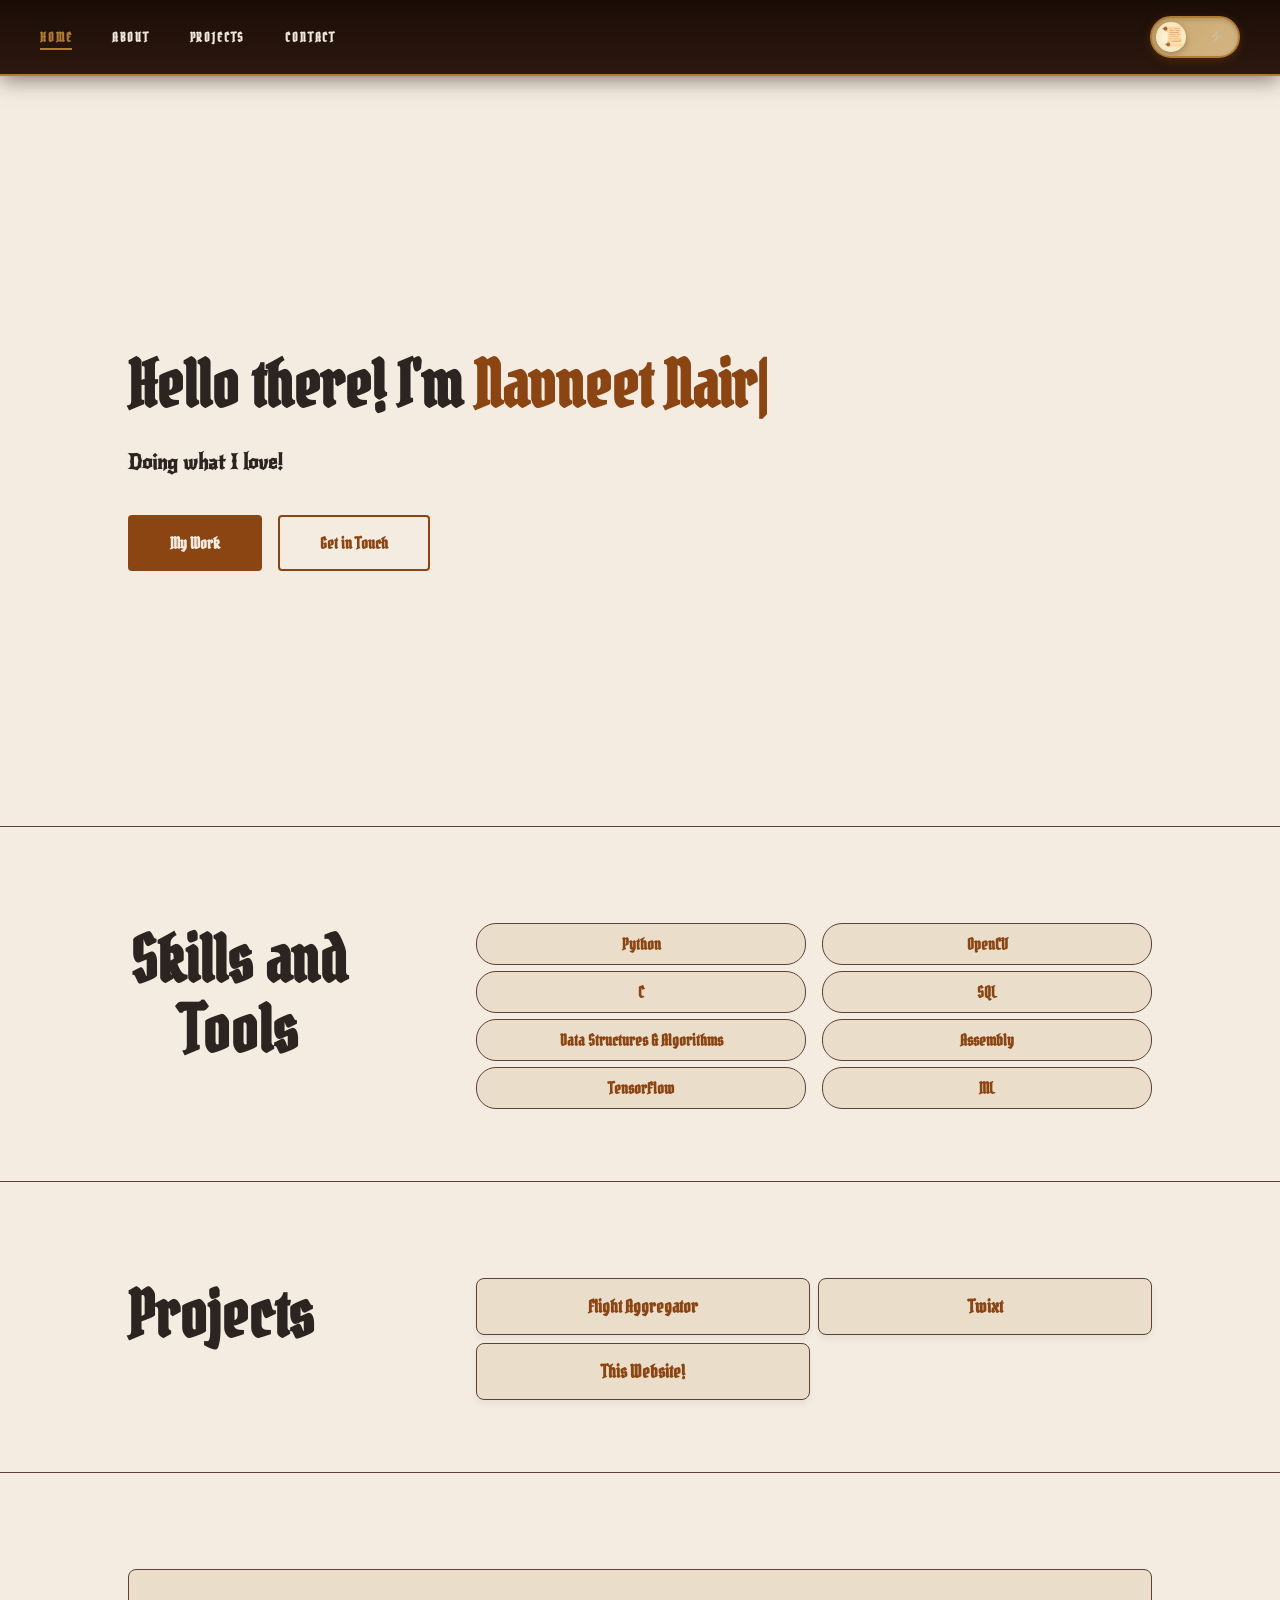
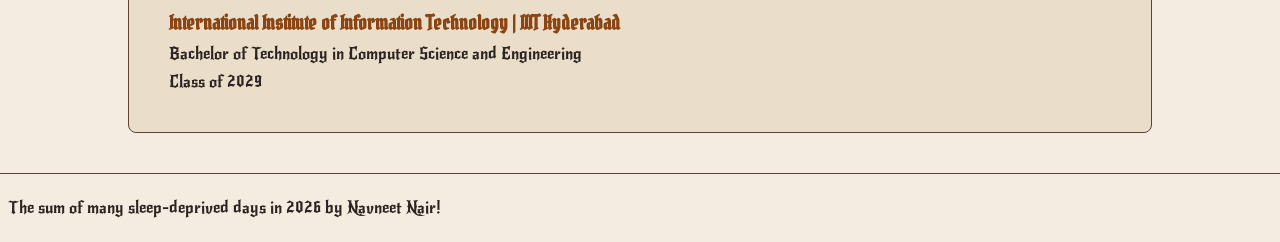
<file: index.html>
<!DOCTYPE html>
<html lang="en">
<head>
    <meta charset="UTF-8">
    <meta name="viewport" content="width=device-width, initial-scale=1.0">
    <title>Navneet Nair | Home</title>
    <link rel="stylesheet" href="style.css">
</head>
<body data-theme="light">
    <header role="banner">
        <nav>
            <ul class="nav-links">
                <li><a href="index.html">Home</a></li>
                <li><a href="about.html">About</a></li>
                <li><a href="projects.html">Projects</a></li>
                <li><a href="contact.html">Contact</a></li>
            </ul>
            <button id="theme-toggle" aria-label="Toggle between Historic and Cyberpunk themes">
                <span class="sun-icon">📜</span>
                <span class="moon-icon">⚡</span>
            </button>
        </nav>
    </header>

    <main>
        <section class="hero">
            <h1 class="hero-title">Hello there! I'm <span id="typed-text"></span><span class="cursor" aria-hidden="true">|</span></h1>
            <h2 class="hero-subtitle" > Doing what I love!</h2>
            <div class="hero-cta">
                <a href="projects.html" class="btn">My Work</a>
                <a href="contact.html" class="btn btn-secondary">Get in Touch</a>
            </div>
        </section>
        <section class="skills-section">
            <h3 class="skills-title">Skills and<br>Tools</h3>
            <div class="skills-columns">
                <ul class="skills-list">
                    <li>Python</li>
                    <li>C</li>
                    <li>Data Structures &amp; Algorithms</li>
                    <li>TensorFlow</li>
                </ul>
                <ul class="skills-list">
                    <li>OpenCV</li>
                    <li>SQL</li>
                    <li>Assembly</li>
                    <li>ML</li>
                </ul>
            </div>
        </section>

        <section class="home-projects-section">
            <h2 class="projects-title">Projects</h2>
            <ul class="home-projects-list">
                <li>Flight Aggregator</li>
                <li>Twixt</li>
                <li>This Website!</li>
            </ul>
        </section>

        <section class="university-section">
            <div class="university-card">
                <div class="university-name-row">
                    <h2 class="university-name">International Institute of Information Technology | IIIT Hyderabad</h2>
                </div>
                <h3 class="university-degree">Bachelor of Technology in Computer Science and Engineering</h3>
                <h4 class="university-year">Class of 2029</h4>
            </div>
        </section>
    </main>

    <footer role="contentinfo">
        <p class="footer-text-light">The sum of many sleep-deprived days in 2026 by Navneet Nair!</p>
        <p class="footer-text-dark">A product of many sleepless nights in 2026 by Navneet Nair!</p>
    </footer>
    <script src="script.js"></script>
</body>
</html>
</file>
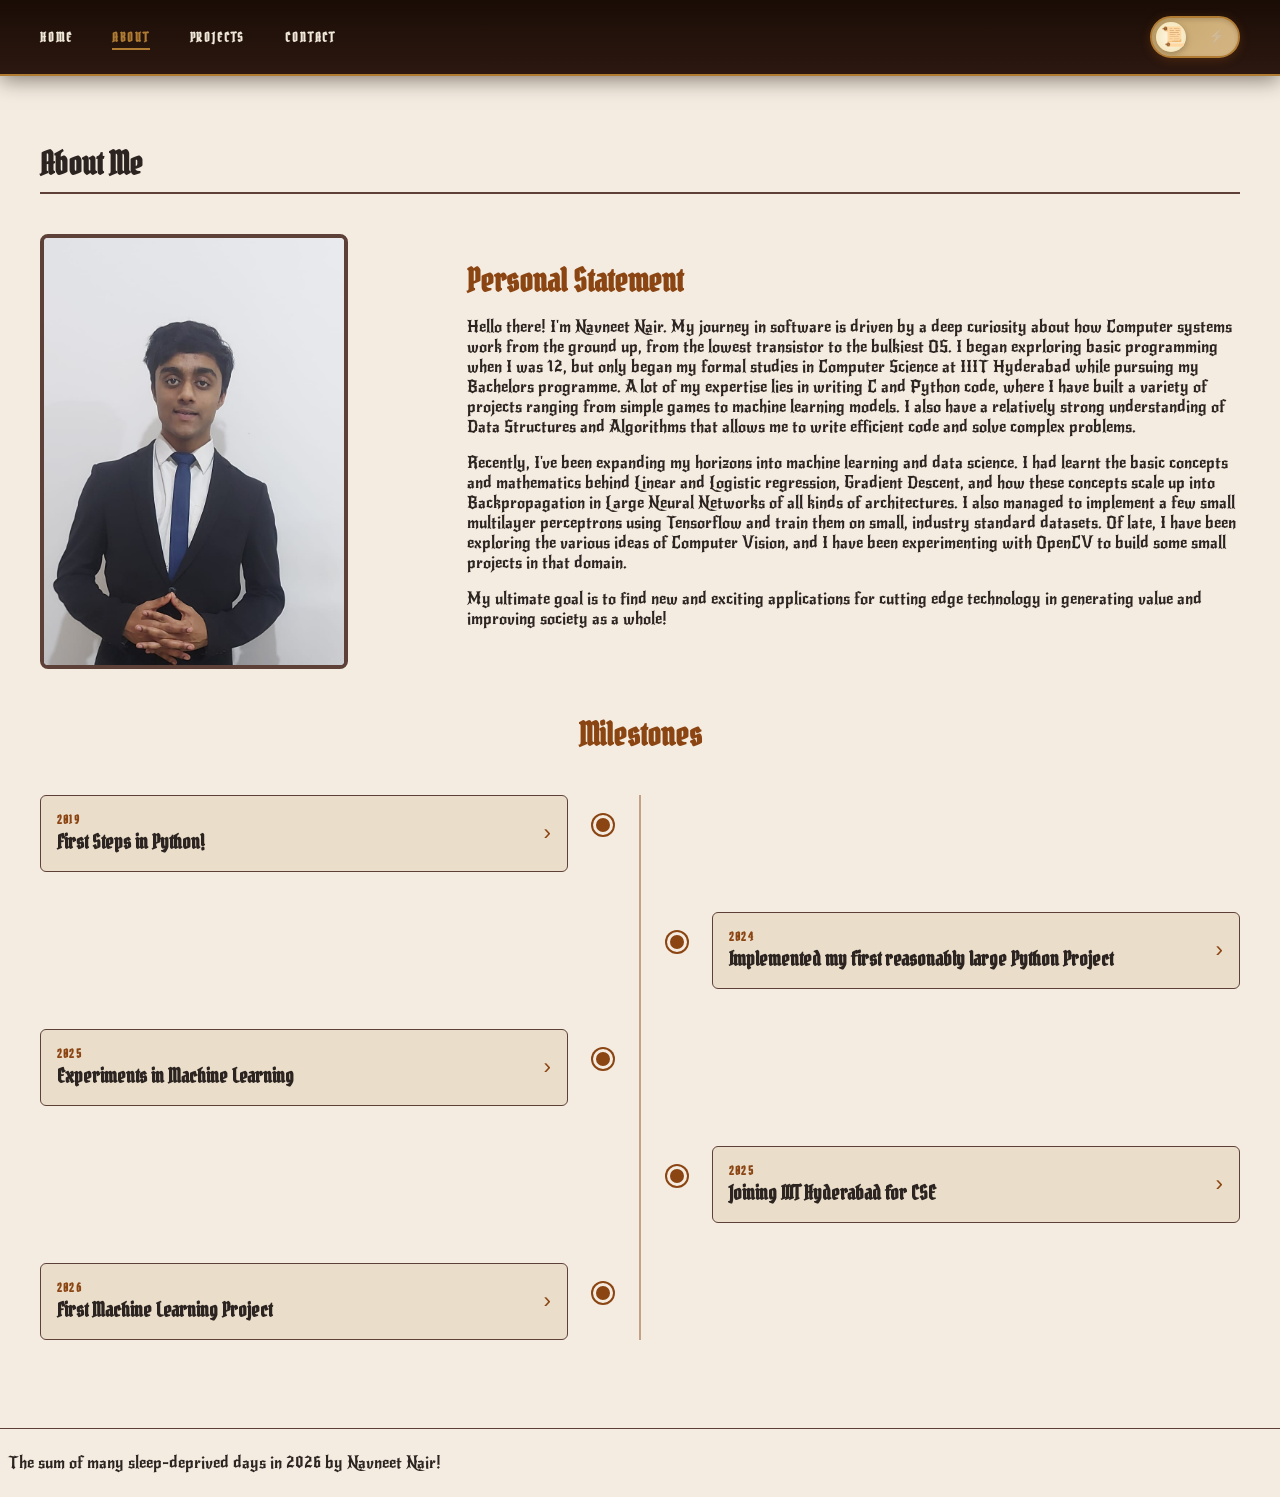
<file: about.html>
<!DOCTYPE html>
<html lang="en">
<head>
    <meta charset="UTF-8">
    <meta name="viewport" content="width=device-width, initial-scale=1.0">
    <title>Navneet Nair | About</title>
    <link rel="stylesheet" href="style.css">
</head>
<body data-theme="light">
    <header role="banner">
        <nav>
            <ul class="nav-links">
                <li><a href="index.html">Home</a></li>
                <li><a href="about.html">About</a></li>
                <li><a href="projects.html">Projects</a></li>
                <li><a href="contact.html">Contact</a></li>
            </ul>
            <button id="theme-toggle" aria-label="Toggle between Historic and Cyberpunk themes">
                <span class="sun-icon">📜</span>
                <span class="moon-icon">⚡</span>
            </button>
        </nav>
    </header>
    <div id="reading-progress-container" aria-hidden="true">
        <div id="reading-progress-bar"></div>
    </div>

    <main class="container">
        <section class="about-section">
            <h1 class="page-title">About Me</h1>
            
            <div class="about-grid">
                <div class="profile-image-container">
                    <img src="/images/pfp.jpg" alt="Navneet Nair profile picture" class="profile-pic" width="300" height="300">
                </div>
                
                <div class="personal-statement">
                    <h2>Personal Statement</h2>
                    <p>
                        Hello there! I'm Navneet Nair. My journey in software is driven by a deep curiosity about how Computer systems 
                        work from the ground up, from the lowest transistor to the bulkiest OS. I began exprloring basic
                        programming when I was 12, but only began my formal studies in Computer Science at IIIT Hyderabad
                        while pursuing my Bachelors programme. A lot of my expertise lies in  writing C and Python code, where 
                        I have built a variety of projects ranging from simple games to machine learning models. I also have 
                        a relatively strong understanding of Data Structures and Algorithms that allows me to write efficient 
                        code and solve complex problems.
                    </p>
                    <p>
                        Recently, I've been expanding my horizons into machine learning and data science. I had learnt
                        the basic concepts and mathematics behind Linear and Logistic regression, Gradient Descent, and
                        how these concepts scale up into Backpropagation in Large Neural Networks of all kinds of
                        architectures. I also managed to implement a few small multilayer perceptrons using Tensorflow
                        and train them on small, industry standard datasets. Of late, I have been exploring the various 
                        ideas of Computer Vision, and I have been experimenting with OpenCV to build some small projects 
                        in that domain.
                    </p>
                    <p>    
                        My ultimate goal is to find new and exciting applications for cutting edge technology in 
                        generating value and improving society as a whole! 
                    </p>
                </div>
            </div>

            <div class="timeline-container">
                <h2>Milestones</h2>
                <ul class="timeline-list" aria-label="Career and learning milestones">

                    <li class="timeline-item" aria-expanded="false">
                        <div class="timeline-card">
                            <button class="timeline-header" aria-controls="ms-1">
                                <span class="timeline-header-text">
                                    <span class="timeline-year">2019</span>
                                    <span class="timeline-title-text">First Steps in Python!</span>
                                </span>
                                <span class="timeline-arrow" aria-hidden="true">›</span>
                            </button>
                            <div class="timeline-content" id="ms-1" role="region">
                                <p>Summer 2019 — I completed an online course on the basics of programming in Python. I learnt most of the basic commands and could even implement small projects!</p>
                            </div>
                        </div>
                    </li>

                    <li class="timeline-item" aria-expanded="false">
                        <div class="timeline-card">
                            <button class="timeline-header" aria-controls="ms-2">
                                <span class="timeline-header-text">
                                    <span class="timeline-year">2024</span>
                                    <span class="timeline-title-text">Implemented my first  reasonably large Python Project</span>
                                </span>
                                <span class="timeline-arrow" aria-hidden="true">›</span>
                            </button>
                            <div class="timeline-content" id="ms-2" role="region">
                                <p>October 2024 — I coded a "Flight Aggregator" as my Highschool CS Final Project. It takes a large database of routes and allows you to chart primary and secondary connections between several hundred thousand flight routes</p>
                            </div>
                        </div>
                    </li>

                    <li class="timeline-item" aria-expanded="false">
                        <div class="timeline-card">
                            <button class="timeline-header" aria-controls="ms-3">
                                <span class="timeline-header-text">
                                    <span class="timeline-year">2025</span>
                                    <span class="timeline-title-text">Experiments in Machine Learning</span>
                                </span>
                                <span class="timeline-arrow" aria-hidden="true">›</span>
                            </button>
                            <div class="timeline-content" id="ms-3" role="region">
                                <p>Summer of 2025 — Over the summer, I began learning the fundamentals of ML. After mastering the basics of Supervised and Unsupervised Learning, I even managed to implement a few multilayer perceptrons on Tensorflow.</p>
                            </div>
                        </div>
                    </li>

                    <li class="timeline-item" aria-expanded="false">
                        <div class="timeline-card">
                            <button class="timeline-header" aria-controls="ms-4">
                                <span class="timeline-header-text">
                                    <span class="timeline-year">2025</span>
                                    <span class="timeline-title-text">Joining IIIT Hyderabad for CSE</span>
                                </span>
                                <span class="timeline-arrow" aria-hidden="true">›</span>
                            </button>
                            <div class="timeline-content" id="ms-4" role="region">
                                <p>July of 2025 — My admission at IIIT Hyderabard was arguably what kicked the more mature, formal phase of my Computer Science journey. It was here that I learnt to see the art of programming beyond the commands themselves!</p>
                            </div>
                        </div>
                    </li>

                    <li class="timeline-item" aria-expanded="false">
                        <div class="timeline-card">
                            <button class="timeline-header" aria-controls="ms-5">
                                <span class="timeline-header-text">
                                    <span class="timeline-year">2026</span>
                                    <span class="timeline-title-text">First Machine Learning Project</span>
                                </span>
                                <span class="timeline-arrow" aria-hidden="true">›</span>
                            </button>
                            <div class="timeline-content" id="ms-5" role="region">
                                <p>March 2026 — I built my first Machine Learning Project!</p>
                            </div>
                        </div>
                    </li>

                </ul>
            </div>
        </section>
    </main>

    <div id="resume-prompt" class="hidden" role="dialog" aria-labelledby="resume-text">
        <p id="resume-text">Resume reading where you left off?</p>
        <div class="prompt-actions">
            <button id="resume-yes" class="btn btn-sm">Yes, scroll down</button>
            <button id="resume-no" class="btn btn-secondary btn-sm">Dismiss</button>
        </div>
    </div>
    <footer role="contentinfo">
        <p class="footer-text-light">The sum of many sleep-deprived days in 2026 by Navneet Nair!</p>
        <p class="footer-text-dark">A product of many sleepless nights in 2026 by Navneet Nair!</p>
    </footer>
    <script src="script.js"></script>
    <script type="module" src="about-init.js"></script>
</body>
</html>
</file>
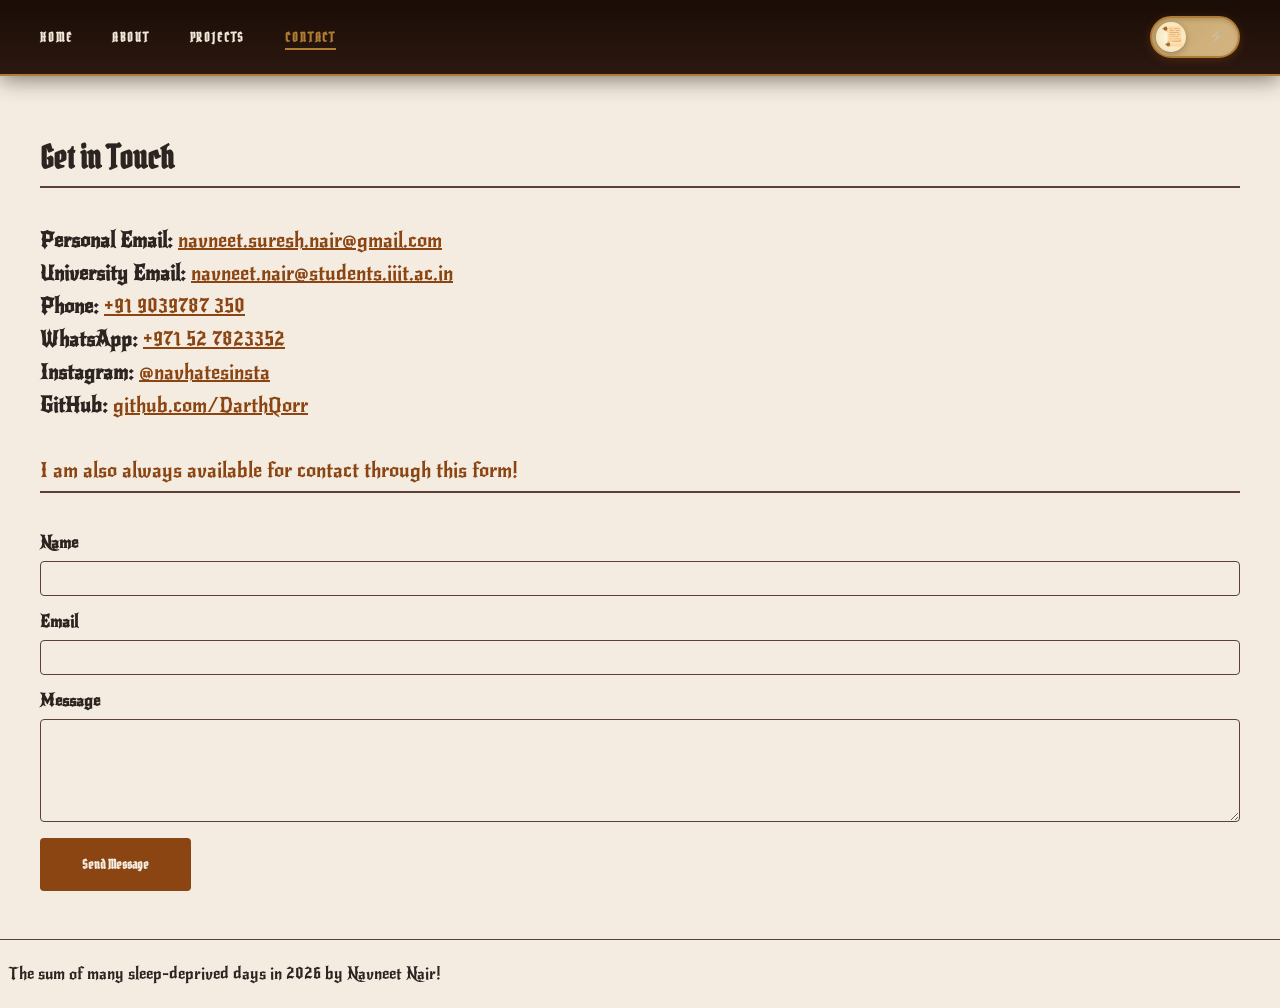
<file: contact.html>
<!DOCTYPE html>
<html lang="en">
<head>
    <meta charset="UTF-8">
    <meta name="viewport" content="width=device-width, initial-scale=1.0">
    <title>Navneet Nair | Contact</title>
    <link rel="stylesheet" href="style.css">
</head>
<body data-theme="light">
    <header role="banner">
        <nav>
            <ul class="nav-links">
                <li><a href="index.html">Home</a></li>
                <li><a href="about.html">About</a></li>
                <li><a href="projects.html">Projects</a></li>
                <li><a href="contact.html">Contact</a></li>
            </ul>
            <button id="theme-toggle" aria-label="Toggle between Historic and Cyberpunk themes">
                <span class="sun-icon">📜</span>
                <span class="moon-icon">⚡</span>
            </button>
        </nav>
    </header>

<main class="container contact-container">
        <h1 class="page-title">Get in Touch</h1>
        <div class="contact-info">
            <ul class="contact-links">
                <li><strong>Personal Email:</strong> <a href="mailto:fcb72dc625d570984a7d0fc452d8cfd7">navneet.suresh.nair@gmail.com</a></li>
                <li><strong>University Email:</strong> <a href="mailto:navneet.nair@students.iiit.ac.in">navneet.nair@students.iiit.ac.in</a></li>
                <li><strong>Phone:</strong> <a href="tel:+919039787350">+91 9039787 350</a></li>
                <li><strong>WhatsApp:</strong> <a href="https://wa.me/00971527823352">+971 52 7823352</a></li>
                <li><strong>Instagram:</strong> <a href="https://instagram.com/navhatesinsta" target="_blank">@navhatesinsta</a></li>
                <li><strong>GitHub:</strong> <a href="https://github.com/DarthQorr" target="_blank">github.com/DarthQorr</a></li>
            </ul>
        </div>

        <p class="contact-divider-text">I am also always available for contact through this form!</p>
        <hr class="styled-divider">
        
        <div id="form-wrapper">
            <form id="contact-form" novalidate>
                <div class="form-group">
                    <label for="name">Name</label>
                    <input type="text" id="name" name="name" required aria-required="true">
                    <span class="error-msg" id="name-error" aria-live="polite">Please enter your name.</span>
                </div>
                <div class="form-group">
                    <label for="email">Email</label>
                    <input type="email" id="email" name="email" required aria-required="true">
                    <span class="error-msg" id="email-error" aria-live="polite">Please enter a valid email address.</span>
                </div>
                <div class="form-group">
                    <label for="message">Message</label>
                    <textarea id="message" name="message" rows="5" required aria-required="true"></textarea>
                    <span class="error-msg" id="message-error" aria-live="polite">Please enter a message.</span>
                </div>
                <button type="submit" class="btn">Send Message</button>
            </form>
        </div>

        <div id="success-state" class="hidden" aria-live="polite">
            <h2>Message Sent!</h2>
            <p>Thank you for reaching out. I'll get back to you shortly.</p>
        </div>
        </main>
    <footer role="contentinfo">
        <p class="footer-text-light">The sum of many sleep-deprived days in 2026 by Navneet Nair!</p>
        <p class="footer-text-dark">A product of many sleepless nights in 2026 by Navneet Nair!</p>
    </footer>

    <script src="script.js"></script>
</body>
</html>
</file>
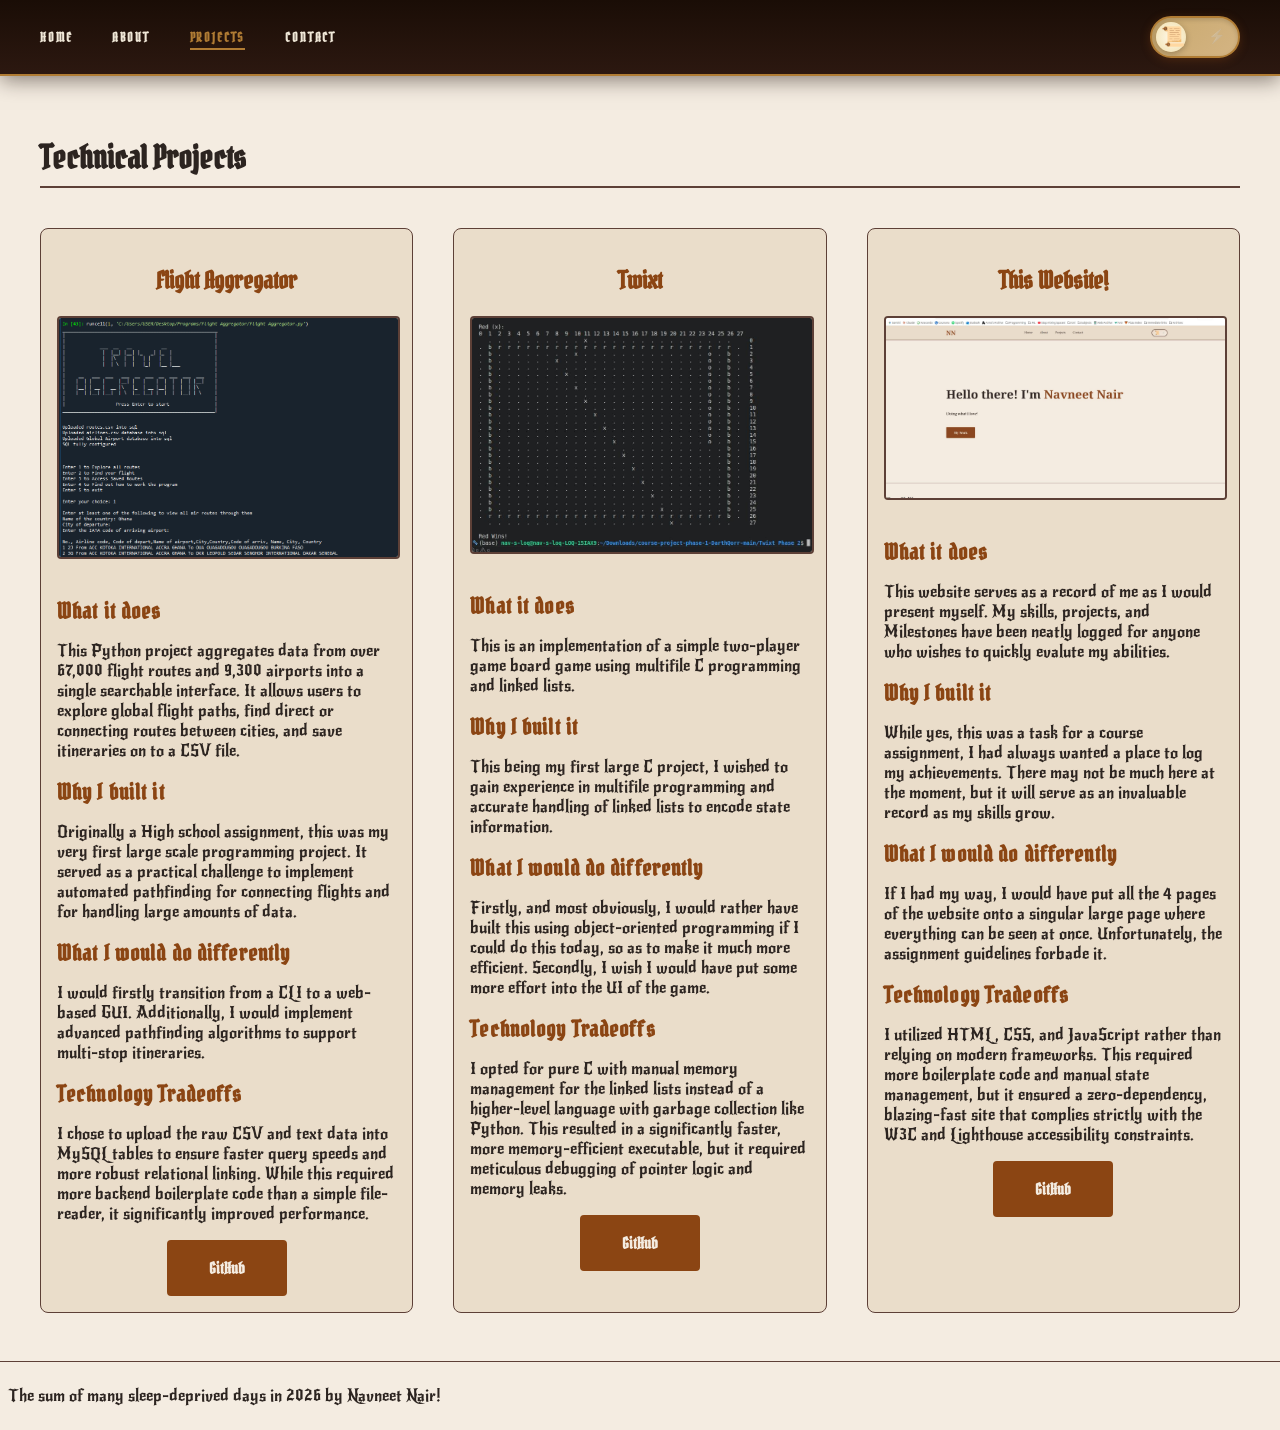
<file: projects.html>
<!DOCTYPE html>
<html lang="en">
<head>
    <meta charset="UTF-8">
    <meta name="viewport" content="width=device-width, initial-scale=1.0">
    <title>Navneet Nair | Projects</title>
    <link rel="stylesheet" href="style.css">
</head>
<body data-theme="light">
    <header role="banner">
        <nav>
            <ul class="nav-links">
                <li><a href="index.html">Home</a></li>
                <li><a href="about.html">About</a></li>
                <li><a href="projects.html">Projects</a></li>
                <li><a href="contact.html">Contact</a></li>
            </ul>
            <button id="theme-toggle" aria-label="Toggle between Historic and Cyberpunk themes">
                <span class="sun-icon">📜</span>
                <span class="moon-icon">⚡</span>
            </button>
        </nav>
    </header>

    <main class="container">
        <h1 class="page-title">Technical Projects</h1>
        <div class="projects-grid">
            
            <article class="project-card">
                <h2>Flight Aggregator</h2>
                <img src="/images/Flightaggregator.jpg" alt="Screenshot of Flight Aggregator Project" class="project-image" width="350" height="200">
                <h3>What it does</h3>
                <p>This Python project aggregates data from over 67,000 flight routes and 9,300 airports into a single searchable interface. It allows users to explore global flight paths, find direct or connecting routes between cities, and save itineraries on to a CSV file.</p>
                <h3>Why I built it</h3>
                <p>Originally a High school assignment, this was my very first large scale programming project. It served as a practical challenge to implement automated pathfinding for connecting flights and for handling large amounts of data.</p>
                <h3>What I would do differently</h3>
                <p>I would firstly transition from a CLI to a web-based GUI. Additionally, I would implement advanced pathfinding algorithms to support multi-stop itineraries.</p>
                <h3>Technology Tradeoffs</h3>
                <p>I chose to upload the raw CSV and text data into MySQL tables to ensure faster query speeds and more robust relational linking. While this required more backend boilerplate code than a simple file-reader, it significantly improved performance.</p>
                <a href="https://github.com/NavneetNair/placeholder-repo" target="_blank" rel="noopener noreferrer" class="btn github-link">GitHub</a>
            </article>

            <article class="project-card">
                <h2>Twixt</h2>
                <img src="/images/twixt.jpg" alt="Screenshot of Twixt game" class="project-image" width="350" height="200">
                <h3>What it does</h3>
                <p>This is an implementation of a simple two-player game board game using multifile C programming and linked lists.</p>
                <h3>Why I built it</h3>
                <p>This being my first large C project, I wished to gain experience in multifile programming and accurate handling of linked lists to encode state information.</p>
                <h3>What I would do differently</h3>
                <p>Firstly, and most obviously, I would rather have built this using object-oriented programming if I could do this today, so as to make it much more efficient. Secondly, I wish I would have put some more effort into the UI of the game.</p>
                <h3>Technology Tradeoffs</h3>
                <p>I opted for pure C with manual memory management for the linked lists instead of a higher-level language with garbage collection like Python. This resulted in a significantly faster, more memory-efficient executable, but it required meticulous debugging of pointer logic and memory leaks.</p>
                <a href="https://github.com/DarthQorr/Twixt.git" target="_blank" rel="noopener noreferrer" class="btn github-link">GitHub</a>
            </article>

            <article class="project-card">
                <h2>This Website!</h2>
                <img src="/images/website.jpg" alt="Screenshot of the Website" class="project-image" width="350" height="200">
                <h3>What it does</h3>
                <p>This website serves as a record of me as I would present myself. My skills, projects, and Milestones have been neatly logged for anyone who wishes to quickly evalute my abilities.</p>
                <h3>Why I built it</h3>
                <p>While yes, this was a task for a course assignment, I had always wanted a place to log my achievements. There may not be much here at the moment, but it will serve as an invaluable record as my skills grow.</p>
                <h3>What I would do differently</h3>
                <p>If I had my way, I would have put all the 4 pages of the website onto a singular large page where everything can be seen at once. Unfortunately, the assignment guidelines forbade it.</p>
                <h3>Technology Tradeoffs</h3>
                <p>I utilized HTML, CSS, and JavaScript rather than relying on modern frameworks. This required more boilerplate code and manual state management, but it ensured a zero-dependency, blazing-fast site that complies strictly with the W3C and Lighthouse accessibility constraints.</p>
                <a href="https://github.com/DarthQorr/Personal-Website.git" target="_blank" rel="noopener noreferrer" class="btn github-link">GitHub</a>
            </article>

        </div>
    </main>
    <footer role="contentinfo">
        <p class="footer-text-light">The sum of many sleep-deprived days in 2026 by Navneet Nair!</p>
        <p class="footer-text-dark">A product of many sleepless nights in 2026 by Navneet Nair!</p>
    </footer>

    <script src="script.js"></script>
</body>
</html>
</file>
<file: style.css>
@import url('https://fonts.googleapis.com/css2?family=Pirata+One&display=swap');
@import url('https://fonts.googleapis.com/css2?family=New+Rocker&display=swap');
@import url('https://fonts.googleapis.com/css2?family=Pixelify+Sans&display=swap');
@import url('https://fonts.googleapis.com/css2?family=Gugi&display=swap');

:root {
    /* ── Spacing scale ── */
    --space-sm: 0.5rem;
    --space-md: 1rem;
    --space-lg: 2.5rem;

    /* ── Type scale ── */
    --text-base: 1rem;
    --text-md: 1.25rem;
    --text-lg: 2rem;
    --text-xl: 4rem;

    /* ── Transition ── */
    --theme-transition: all 0.45s cubic-bezier(0.4, 0, 0.2, 1);

    /* ══════════════════════════════════════════
       Light (Historic) theme — default values.
       Dark theme overrides these below.
       ══════════════════════════════════════════ */

    /* Semantic palette */
    --bg-color:      #f4ece1;
    --text-color:    #2c2420;
    --accent-color:  #8b4513;
    --surface-color: #eaddca;
    --border-color:  #5d4037;
    --new-color:     #8b4513;
    --color-error:   #cc0000;

    /* Fonts */
    --font-display: 'Pirata One', 'Baskerville', 'Georgia', serif;
    --font-body:    'New Rocker', serif;

    /* Header */
    --header-bg:        linear-gradient(180deg, #1a0d06 0%, #2c1810 100%);
    --header-border:    #b07c34;
    --header-shadow:    0 4px 20px rgba(26, 13, 6, 0.5);

    /* Nav links */
    --nav-link-color:   #f0e8d8;
    --nav-link-active:  #b07c34;
    --nav-underline:    #b07c34;
    --nav-glow:         none;

    /* Theme toggle pill */
    --toggle-bg:          linear-gradient(135deg, #c9a96e, #d4b483);
    --toggle-border:      #b07c34;
    --toggle-shadow:      inset 0 2px 4px rgba(0,0,0,0.15), 0 2px 10px rgba(139,69,19,0.35);
    --toggle-orb-bg:      radial-gradient(circle, #fff8e7, #f0e0b0);
    --toggle-orb-shadow:  0 2px 6px rgba(0,0,0,0.25);
    --toggle-orb-left:    4px;

    /* Neutral overlays & shadows (theme-independent) */
    --hover-overlay:      rgba(0,0,0,0.04);
    --card-shadow:        0 4px 6px rgba(0,0,0,0.05);
    --card-shadow-hover:  0 8px 15px rgba(0,0,0,0.1);

    /* Scanline (unused in light mode) */
    --scanline-color: transparent;
}

[data-theme="dark"] {
    /* Semantic palette */
    --bg-color:      #050505;
    --text-color:    #00ff41;  /* Matrix/Neon Green */
    --accent-color:  #ff00ff;  /* Neon Magenta */
    --surface-color: #1a1a1a;
    --border-color:  #00ffff;  /* Neon Cyan */
    --new-color:     #ffffff;

    /* Fonts */
    --font-display: 'Pixelify Sans', 'Courier New', monospace;
    --font-body:    'Gugi', sans-serif;

    /* Header */
    --header-bg:       #000000;
    --header-border:   #00ffff;
    --header-shadow:   0 0 28px rgba(0, 255, 255, 0.18);

    /* Nav links */
    --nav-link-color:  #00ff41;
    --nav-link-active: #00ffff;
    --nav-underline:   #00ffff;
    --nav-glow:        0 0 10px rgba(0,255,255,0.75);

    /* Theme toggle pill */
    --toggle-bg:          #080010;
    --toggle-border:      #ff00ff;
    --toggle-shadow:      0 0 14px rgba(255,0,255,0.55), inset 0 0 10px rgba(255,0,255,0.08);
    --toggle-orb-bg:      radial-gradient(circle, #ff80ff, #ff00ff);
    --toggle-orb-shadow:  0 0 14px rgba(255,0,255,1), 0 0 28px rgba(255,0,255,0.5);
    --toggle-orb-left:    calc(100% - 34px);

    /* Scanline overlay colour */
    --scanline-color: rgba(0, 255, 65, 0.03);

    /* Dark mode hover overlay */
    --hover-overlay: rgba(255,255,255,0.04);
}

body {
    background-color: var(--bg-color);
    color: var(--text-color);
    font-family: var(--font-body);
    transition: var(--theme-transition);
    margin: 0;
}

/* Non-Uniform Grid Layout (Desktop) */
@media (min-width: 1024px) {
    .projects-grid {
        display: grid;
        grid-template-columns: repeat(3, 1fr);
        gap: var(--space-lg);
    }
    .featured-project {
        grid-column: span 2;
        grid-row: span 2;
    }
}

/* Responsive: Stacked Mobile */
@media (max-width: 1023px) {
    .projects-grid {
        display: flex;
        flex-direction: column;
    }
}

/* Animations */
@keyframes fadeInUp {
    from { opacity: 0; transform: translateY(30px); }
    to { opacity: 1; transform: translateY(0); }
}

.hero-title { animation: fadeInUp 0.8s both; }
.hero-subtitle { animation: fadeInUp 0.8s 0.2s both; }
.hero-cta { animation: fadeInUp 0.8s 0.4s both; }

/* Reduced Motion */
@media (prefers-reduced-motion: reduce) {
    * {
        animation: none !important;
        transition: none !important;
    }
}

/* --- Base Layout Resets --- */
a {
    text-decoration: none;
    color: var(--text-color);
    transition: var(--theme-transition);
}

ul {
    list-style: none;
    padding: 0;
    margin: 0;
}

/* ================================================================
   HEADER & NAVIGATION
   ================================================================ */
header {
    position: sticky;
    top: 0;
    z-index: 100;
    transition: var(--theme-transition);
}

/* Header colours driven entirely by CSS variables — no hard-coded values */
header {
    background: var(--header-bg);
    border-bottom: 2px solid var(--header-border);
    box-shadow: var(--header-shadow);
}

/* Scanline overlay — colour is transparent in light mode, set in dark via --scanline-color */
[data-theme="dark"] header::after {
    content: '';
    position: absolute;
    inset: 0;
    background: repeating-linear-gradient(
        0deg,
        transparent,
        transparent 2px,
        var(--scanline-color) 2px,
        var(--scanline-color) 4px
    );
    pointer-events: none;
}

nav {
    display: flex;
    justify-content: space-between;
    align-items: center;
    max-width: 1200px;
    margin: 0 auto;
    padding: 1rem 2.5rem;
    position: relative;
}

.nav-links {
    display: flex;
    gap: 2.5rem;
    list-style: none;
    margin: 0;
    padding: 0;
}

.nav-links a {
    font-family: var(--font-display);
    font-size: 0.82rem;
    font-weight: bold;
    letter-spacing: 0.14em;
    text-transform: uppercase;
    text-decoration: none;
    position: relative;
    padding-bottom: 4px;
    transition: color 0.25s ease;
}

/* Animated underline slide-in */
.nav-links a::after {
    content: '';
    position: absolute;
    bottom: 0;
    left: 0;
    width: 0;
    height: 2px;
    transition: width 0.3s cubic-bezier(0.4, 0, 0.2, 1);
}

.nav-links a:hover::after,
.nav-links a.active::after { width: 100%; }

/* Nav link colours — all via variables */
.nav-links a              { color: var(--nav-link-color); }
.nav-links a:hover,
.nav-links a.active       { color: var(--nav-link-active); text-shadow: var(--nav-glow); }
.nav-links a::after       { background: var(--nav-underline); }

.nav-links a:focus-visible {
    outline: none;
    border-radius: 2px;
    box-shadow: 0 0 0 2px var(--accent-color);
}

/* ================================================================
   THEME TOGGLE — sliding pill with orb
   ================================================================ */
#theme-toggle {
    position: relative;
    width: 90px;
    height: 42px;
    border-radius: 50px;
    border: 2px solid transparent;
    cursor: pointer;
    display: flex;
    align-items: center;
    justify-content: space-between;
    padding: 0 10px;
    overflow: hidden;
    flex-shrink: 0;
    transition: all 0.4s cubic-bezier(0.4, 0, 0.2, 1);
}

/* The sliding orb */
#theme-toggle::before {
    content: '';
    position: absolute;
    top: 4px;
    width: 30px;
    height: 30px;
    border-radius: 50%;
    z-index: 1;
    transition: all 0.4s cubic-bezier(0.4, 0, 0.2, 1);
}

.sun-icon, .moon-icon {
    font-size: 1.1rem;
    position: relative;
    z-index: 2;
    line-height: 1;
    transition: all 0.3s ease;
}

/* Toggle pill — all colours via variables */
#theme-toggle {
    background: var(--toggle-bg);
    border-color: var(--toggle-border);
    box-shadow: var(--toggle-shadow);
}
#theme-toggle::before {
    left: var(--toggle-orb-left);
    background: var(--toggle-orb-bg);
    box-shadow: var(--toggle-orb-shadow);
}

[data-theme="light"] .sun-icon  { opacity: 1;    transform: scale(1.1); }
[data-theme="light"] .moon-icon { opacity: 0.3;  transform: scale(0.8); filter: grayscale(1); }
[data-theme="dark"]  .sun-icon  { opacity: 0.2;  transform: scale(0.8); filter: grayscale(1); }
[data-theme="dark"]  .moon-icon { opacity: 1;    transform: scale(1.2); text-shadow: 0 0 10px var(--border-color); }

#theme-toggle:focus-visible {
    outline: none;
    box-shadow: 0 0 0 3px var(--accent-color);
}

/* --- Hero Section Layout --- */
.hero {
    display: flex;
    flex-direction: column;
    justify-content: center;
    align-items: flex-start;
    min-height: 70vh;
    padding: var(--space-lg) 10%;
    max-width: 1200px;
    margin: 0 auto;
}

.hero-title {
    font-family: var(--font-display);
    font-size: var(--text-xl);
    margin-bottom: var(--space-sm);
    color: var(--text-color);
}

.hero-title span {
    color: var(--accent-color);
}

.hero-subtitle {
    font-size: var(--text-md);
    margin-bottom: var(--space-lg);
}

/* --- Interactive Elements & Buttons --- */
.btn {
    display: inline-block;
    padding: var(--space-md) var(--space-lg);
    background-color: var(--accent-color);
    color: var(--bg-color);
    font-family: var(--font-display);
    font-weight: bold;
    border: 2px solid var(--accent-color);
    border-radius: 4px;
}

.btn:hover {
    background-color: transparent;
    color: var(--accent-color);
    /* Non-default transition timing as per Deliverable 3 */
    transition: all 0.3s cubic-bezier(0.68, -0.55, 0.265, 1.55); 
}

.btn-secondary {
    background-color: transparent;
    color: var(--accent-color);
    border-color: var(--accent-color);
}

.btn-secondary:hover {
    background-color: var(--accent-color);
    color: var(--bg-color);
}

.hero-cta {
    display: flex;
    gap: var(--space-md);
    flex-wrap: wrap;
}



/* --- Page Layouts --- */
.container {
    max-width: 1200px;
    margin: 0 auto;
    padding: var(--space-lg);
}

.page-title {
    font-family: var(--font-display);
    font-size: var(--text-lg);
    border-bottom: 2px solid var(--border-color);
    padding-bottom: var(--space-sm);
    margin-bottom: var(--space-lg);
}

/* --- About Grid --- */
.about-grid {
    display: grid;
    grid-template-columns: 1fr;
    gap: var(--space-lg);
    margin-bottom: var(--space-lg);
}

@media (min-width: 768px) {
    .about-grid {
        grid-template-columns: 1fr 2fr;
    }
}

.profile-pic {
    max-width: 100%;
    height: auto;
    border: 4px solid var(--border-color);
    border-radius: 8px;
}

/* --- Timeline (alternating, scroll-animated, collapsible) --- */

/* Scroll-in animation keyframes */
@keyframes slideInLeft {
    from { opacity: 0; transform: translateX(-48px); }
    to   { opacity: 1; transform: translateX(0); }
}
@keyframes slideInRight {
    from { opacity: 0; transform: translateX(48px); }
    to   { opacity: 1; transform: translateX(0); }
}

.timeline-container {
    margin-top: var(--space-lg);
}

.timeline-container h2 {
    font-family: var(--font-display);
    color: var(--accent-color);
    margin-bottom: var(--space-lg);
    text-align: center;
    font-size: var(--text-lg);
}

/* The vertical spine */
.timeline-list {
    position: relative;
    padding: 0;
    margin: 0;
}

.timeline-list::before {
    content: '';
    position: absolute;
    left: 50%;
    top: 0;
    bottom: 0;
    width: 2px;
    background: var(--accent-color);
    transform: translateX(-50%);
    opacity: 0.45;
}

/* Each item — visible by default; JS adds .in-view to trigger animation */
.timeline-item {
    position: relative;
    width: 44%;
    margin-bottom: var(--space-lg);
    opacity: 1; /* visible without JS */
    transition: opacity 0.1s; /* prevent flash when JS kicks in */
}

/* JS sets these before adding .in-view, so items only go invisible if observer is running */
.timeline-item.will-animate:nth-child(odd) {
    opacity: 0;
    transform: translateX(-48px);
}
.timeline-item.will-animate:nth-child(even) {
    opacity: 0;
    transform: translateX(48px);
}

/* Odd items: left side */
.timeline-item:nth-child(odd) {
    left: 0;
}

/* Even items: right side */
.timeline-item:nth-child(even) {
    left: 56%;
}

/* Dot on the spine */
.timeline-item::before {
    content: '';
    position: absolute;
    top: 20px;
    width: 14px;
    height: 14px;
    border-radius: 50%;
    background: var(--accent-color);
    border: 3px solid var(--bg-color);
    box-shadow: 0 0 0 2px var(--accent-color);
    z-index: 1;
}

.timeline-item:nth-child(odd)::before  { right: -8.5%; }
.timeline-item:nth-child(even)::before { left:  -8.5%; }

/* Pointer arrow on the card */
.timeline-card {
    background: var(--surface-color);
    border: 1px solid var(--border-color);
    border-radius: 6px;
    position: relative;
    overflow: hidden;
}

/* Arrow pointing toward spine — odd items point right */
.timeline-item:nth-child(odd) .timeline-card::after {
    content: '';
    position: absolute;
    top: 20px;
    right: -10px;
    width: 0;
    height: 0;
    border-top: 10px solid transparent;
    border-bottom: 10px solid transparent;
    border-left: 10px solid var(--border-color);
}

/* Arrow pointing toward spine — even items point left */
.timeline-item:nth-child(even) .timeline-card::after {
    content: '';
    position: absolute;
    top: 20px;
    left: -10px;
    width: 0;
    height: 0;
    border-top: 10px solid transparent;
    border-bottom: 10px solid transparent;
    border-right: 10px solid var(--border-color);
}

/* Scroll-triggered: .in-view added by IntersectionObserver */
.timeline-item.will-animate.in-view:nth-child(odd) {
    animation: slideInLeft 0.55s cubic-bezier(0.22, 1, 0.36, 1) forwards;
}
.timeline-item.will-animate.in-view:nth-child(even) {
    animation: slideInRight 0.55s cubic-bezier(0.22, 1, 0.36, 1) forwards;
}

/* Staggered delay per item */
.timeline-item:nth-child(1).in-view { animation-delay: 0.00s; }
.timeline-item:nth-child(2).in-view { animation-delay: 0.10s; }
.timeline-item:nth-child(3).in-view { animation-delay: 0.20s; }
.timeline-item:nth-child(4).in-view { animation-delay: 0.30s; }
.timeline-item:nth-child(5).in-view { animation-delay: 0.40s; }

/* Header button */
.timeline-header {
    background: none;
    border: none;
    cursor: pointer;
    width: 100%;
    display: flex;
    align-items: center;
    justify-content: space-between;
    gap: var(--space-sm);
    padding: var(--space-md);
    text-align: left;
    transition: background 0.2s ease;
}

.timeline-header:hover { background: var(--hover-overlay); }
[data-theme="dark"] .timeline-header:hover { background: var(--hover-overlay); }

.timeline-header:focus-visible {
    outline: none;
    box-shadow: inset 0 0 0 2px var(--accent-color);
}

.timeline-header-text {
    display: flex;
    flex-direction: column;
    gap: 2px;
}

.timeline-year {
    font-family: var(--font-display);
    font-size: 0.75rem;
    font-weight: bold;
    letter-spacing: 0.1em;
    text-transform: uppercase;
    color: var(--accent-color);
}

[data-theme="dark"] .timeline-year {
    text-shadow: 0 0 8px var(--accent-color);
}

.timeline-title-text {
    font-family: var(--font-display);
    font-size: var(--text-md);
    font-weight: bold;
    color: var(--text-color);
    line-height: 1.3;
}

/* Rotating arrow chevron */
.timeline-arrow {
    font-size: 1.4rem;
    color: var(--accent-color);
    display: inline-block;
    transition: transform 0.35s cubic-bezier(0.4, 0, 0.2, 1);
    flex-shrink: 0;
    line-height: 1;
}

.timeline-item[aria-expanded="true"] .timeline-arrow {
    transform: rotate(90deg);
}

/* Collapsible content — max-height technique */
.timeline-content {
    max-height: 0;
    overflow: hidden;
    transition: max-height 0.4s cubic-bezier(0.4, 0, 0.2, 1);
}

.timeline-item[aria-expanded="true"] .timeline-content {
    /* JS sets explicit px value; this class adds bottom spacing */
}

.timeline-content p {
    padding: 0 var(--space-md) var(--space-md);
    margin: 0;
    font-size: var(--text-base);
    line-height: 1.75;
    color: var(--text-color);
    border-top: 1px solid var(--border-color);
    padding-top: var(--space-md);
    opacity: 0.85;
}

/* Mobile: collapse to single left-aligned column */
@media (max-width: 768px) {
    /* Skills & Projects: stack title above content on mobile */
    .skills-section,
    .home-projects-section {
        flex-direction: column;
    }

    .projects-title { order: 1; } /* keep normal flow when stacked */

    .home-projects-list {
        grid-template-columns: 1fr 1fr; /* keep 2 cols even on mobile */
    }

    .timeline-list::before { left: 18px; }

    .timeline-item {
        width: 100%;
        left: 0 !important;
        padding-left: 44px;
    }

    .timeline-item::before {
        left: 11px !important;
        right: auto !important;
    }

    .timeline-item:nth-child(odd) .timeline-card::after,
    .timeline-item:nth-child(even) .timeline-card::after {
        display: none;
    }
}

/* Reduced motion — skip animations, show immediately */
@media (prefers-reduced-motion: reduce) {
    .timeline-item,
    .timeline-item.will-animate {
        opacity: 1 !important;
        transform: none !important;
        animation: none !important;
    }
}

/* --- Project Cards --- */
.project-card {
    background-color: var(--surface-color);
    border: 1px solid var(--border-color);
    padding: var(--space-md);
    border-radius: 8px;
    transition: var(--theme-transition);
}

.project-card h2 {
    color: var(--accent-color);
    font-family: var(--font-display);
    text-align: center;
}

.project-card h3 {
    font-size: 1.1rem;
    margin-top: var(--space-md);
    margin-bottom: var(--space-sm);
}

/* --- Contact Form Validation States --- */
.form-group {
    margin-bottom: var(--space-md);
    display: flex;
    flex-direction: column;
}

.form-group label {
    margin-bottom: var(--space-sm);
    font-weight: bold;
}

.form-group input, .form-group textarea {
    padding: var(--space-sm);
    background-color: var(--bg-color);
    color: var(--text-color);
    border: 1px solid var(--border-color);
    border-radius: 4px;
    font-family: var(--font-body);
}

.form-group input:focus, .form-group textarea:focus {
    outline: 2px solid var(--accent-color); /* Meets focus accessibility constraint */
}

.error-msg {
    color: var(--color-error);
    font-size: 0.85rem;
    margin-top: 5px;
    display: none; /* Hidden by default */
}

.invalid input, .invalid textarea {
    border-color: var(--color-error);
}

.invalid .error-msg {
    display: block;
}

.hidden {
    display: none;
}

#success-state {
    text-align: center;
    padding: var(--space-lg);
    background-color: var(--surface-color);
    border: 2px solid var(--accent-color);
    border-radius: 8px;
}

/* --- University Section --- */
.university-section {
    margin-top: var(--space-lg);
    border-top: 1px solid var(--border-color);
    padding: 4rem 10% 2rem 10%; /* Increased top padding to 4rem */
}

.university-card {
    background-color: var(--surface-color);
    border: 1px solid var(--border-color);
    border-radius: 8px;
    padding: var(--space-lg);
}

.university-name-row {
    display: flex;
    align-items: center;
    gap: var(--space-sm);
    margin-bottom: var(--space-sm); 
}

.location-pin {
    flex-shrink: 0;
    object-fit: contain;
}

.university-name {
    font-family: var(--font-display);
    font-size: var(--text-md);
    font-weight: bold;
    color: var(--accent-color);
    margin: 0;
    line-height: 1.3;
}

.university-degree {
    font-family: var(--font-body);
    font-size: var(--text-base);
    font-weight: normal;
    color: var(--text-color);
    margin: 0 0 var(--space-sm);
}

.university-year {
    font-family: var(--font-body);
    font-size: var(--text-base);
    font-weight: normal;
    color: var(--text-color);
    margin: 0;
}

/* --- Home Page Updates (Skills & Projects) --- */
/* --- Skills Section: title left, two columns of pills right --- */
.skills-section {
    margin-top: var(--space-lg);
    border-top: 1px solid var(--border-color);
    padding: 4rem 10% 2rem 10%; /* Increased top padding to 4rem */
    display: flex;
    align-items: flex-start;
    gap: var(--space-lg);
}

.skills-title {
    font-family: var(--font-display);
    font-size: var(--text-xl);  /* massively enlarged */
    color: var(--text-color);
    margin: 0;
    flex-shrink: 0;
    min-width: 220px;
    line-height: 1.1;
    padding-top: 2px;
    text-align: center;
}

.skills-columns {
    display: flex;
    gap: var(--space-md);
    flex: 1;
    flex-wrap: wrap;
}

.skills-list {
    display: flex;
    flex-direction: column;
    gap: 6px;
    flex: 1;
    min-width: 140px;
    padding: 0;
    margin: 0;
    list-style: none;
    color: var(--new-color);
}

.skills-list li {
    background-color: var(--surface-color);
    border: 1px solid var(--border-color);
    padding: 4px 12px; /* Decreased padding */
    border-radius: 20px;
    font-family: var(--font-display);
    font-size: 0.8rem; /* Slightly smaller text */
    text-align: center;
}

/* --- Projects Section: title LEFT, 2×2 grid RIGHT --- */
.home-projects-section {
    margin-top: var(--space-lg);
    border-top: 1px solid var(--border-color);
    padding: 4rem 10% 2rem 10%; /* Increased top padding to 4rem */
    display: flex;
    align-items: flex-start;
    gap: var(--space-lg);
}

.projects-title {
    font-family: var(--font-display);
    font-size: var(--text-xl);  /* massively enlarged */
    color: var(--text-color);
    margin: 0;
    flex-shrink: 0;
    min-width: 220px;
    line-height: 1.1;
    order: 1; /* title on the LEFT */
    padding-top: 2px;
}

.home-projects-list {
    list-style: none;
    padding: 0;
    margin: 0;
    display: grid;
    grid-template-columns: 1fr 1fr;
    gap: var(--space-sm);
    flex: 1;
    order: 2; /* grid on the RIGHT */
}

.home-projects-list li {
    background-color: var(--surface-color);
    border: 1px solid var(--border-color);
    border-radius: 8px;
    padding: 12px 10px; /* Decreased padding */
    text-align: center;
    font-family: var(--font-display);
    font-size: 0.85rem; /* Slightly smaller text */
    font-weight: bold;
    color: var(--new-color);
    transition: var(--theme-transition);
    box-shadow: var(--card-shadow);
}

.home-projects-list li:hover {
    border-color: var(--accent-color);
    transform: translateY(-3px);
    box-shadow: var(--card-shadow-hover);
}

.home-projects-section, .university-section {
    margin-top: var(--space-lg);
    border-top: 1px solid var(--border-color);
    padding-top: var(--space-lg);
}

/* --- Projects Page Updates (Images & Links) --- */
.project-image {
    width: 100%;
    height: auto;
    border-radius: 4px;
    margin-bottom: var(--space-md);
    border: 2px solid var(--border-color);
    object-fit: cover;
}

.github-link {
    margin: var(--space-md) auto 0; /* 'auto' on the left/right margins centers it */
    display: block; /* Required for margin auto to work on a button/link */
    width: fit-content; /* Keeps the button wrapping tight to the text */
}

/* --- Contact Page Updates --- */
.contact-links {
    font-size: var(--text-md);
}

.contact-links li {
    margin-bottom: var(--space-sm);
}

.contact-links a {
    color: var(--new-color);
    text-decoration: underline;
}

.contact-divider-text {
    text-align: left;
    font-size: var(--text-md);
    margin: var(--space-lg) 0 var(--space-sm);
    color: var(--accent-color);
}

.styled-divider {
    border: 0;
    height: 2px;
    background: var(--border-color);
    margin-bottom: var(--space-lg);
}



/* --- THE NUCLEAR OVERRIDES --- */

/* 1. Force the spacing above the sections AND the distance from titles */
.skills-section, 
.home-projects-section, 
.university-section {
    padding-top: 6rem !important; 
    gap: 8rem !important; /* This pushes the columns much further away from the titles */
}

/* 2. Force the Skills cells: larger text, bolder, more padding */
.skills-list li {
    padding: 10px 24px !important; 
    font-size: 1rem !important; 
    font-weight: bold !important; 
}

/* 3. Force the Projects cells: larger text, more padding */
.home-projects-list li {
    padding: 16px 24px !important; 
    font-size: 1.1rem !important; 
}

/* 4. Let the columns breathe a little more horizontally */
.skills-columns {
    max-width: 700px !important;
}

/* 5. Let the Projects grid breathe a little more horizontally */
.home-projects-list {
    max-width: 850px !important;
}

.personal-statement h2 {
    font-family: var(--font-display);
    color: var(--accent-color);
    font-size: var(--text-lg);
    margin-bottom: var(--space-md);
}


.project-card h3 {
    font-family: var(--font-display);
    color: var(--new-color);
    font-size: 1.4rem; /* Bumped up slightly so the display fonts are readable */
    letter-spacing: 0.05em;
    margin-top: var(--space-md);
    margin-bottom: var(--space-sm);
}

[data-theme="light"] .footer-text-dark {
    display: none;
}

[data-theme="dark"] .footer-text-light {
    display: none;
}

footer {
    text-align: left;
    padding: var(--space-sm);
    border-top: 1px solid var(--border-color);
    margin-top: var(--space-sm);
}

/* --- A2: Reading Progress Feature --- */
#reading-progress-container {
    position: fixed;
    top: 0;
    left: 0;
    width: 100%;
    height: 4px;
    background-color: transparent;
    z-index: 1000;
}

#reading-progress-bar {
    height: 100%;
    width: 0%;
    background-color: var(--accent-color);
    box-shadow: 0 0 8px var(--accent-color);
    transition: width 0.1s ease-out;
}

/* --- A2: Resume Prompt Toast --- */
#resume-prompt {
    position: fixed;
    bottom: 20px;
    right: 20px;
    background-color: var(--surface-color);
    border: 2px solid var(--border-color);
    padding: var(--space-md);
    border-radius: 8px;
    box-shadow: 0 10px 25px rgba(0,0,0,0.3);
    z-index: 999;
    max-width: 300px;
    transform: translateY(150%);
    transition: transform 0.4s cubic-bezier(0.175, 0.885, 0.32, 1.275);
}

#resume-prompt.visible {
    transform: translateY(0);
}

#resume-text {
    margin-top: 0;
    margin-bottom: var(--space-md);
    font-weight: bold;
    font-family: var(--font-display);
    color: var(--text-color);
}

.prompt-actions {
    display: flex;
    gap: 10px;
}

.btn-sm {
    padding: 6px 12px;
    font-size: 0.85rem;
}

/* end of stylesheet */
</file>
